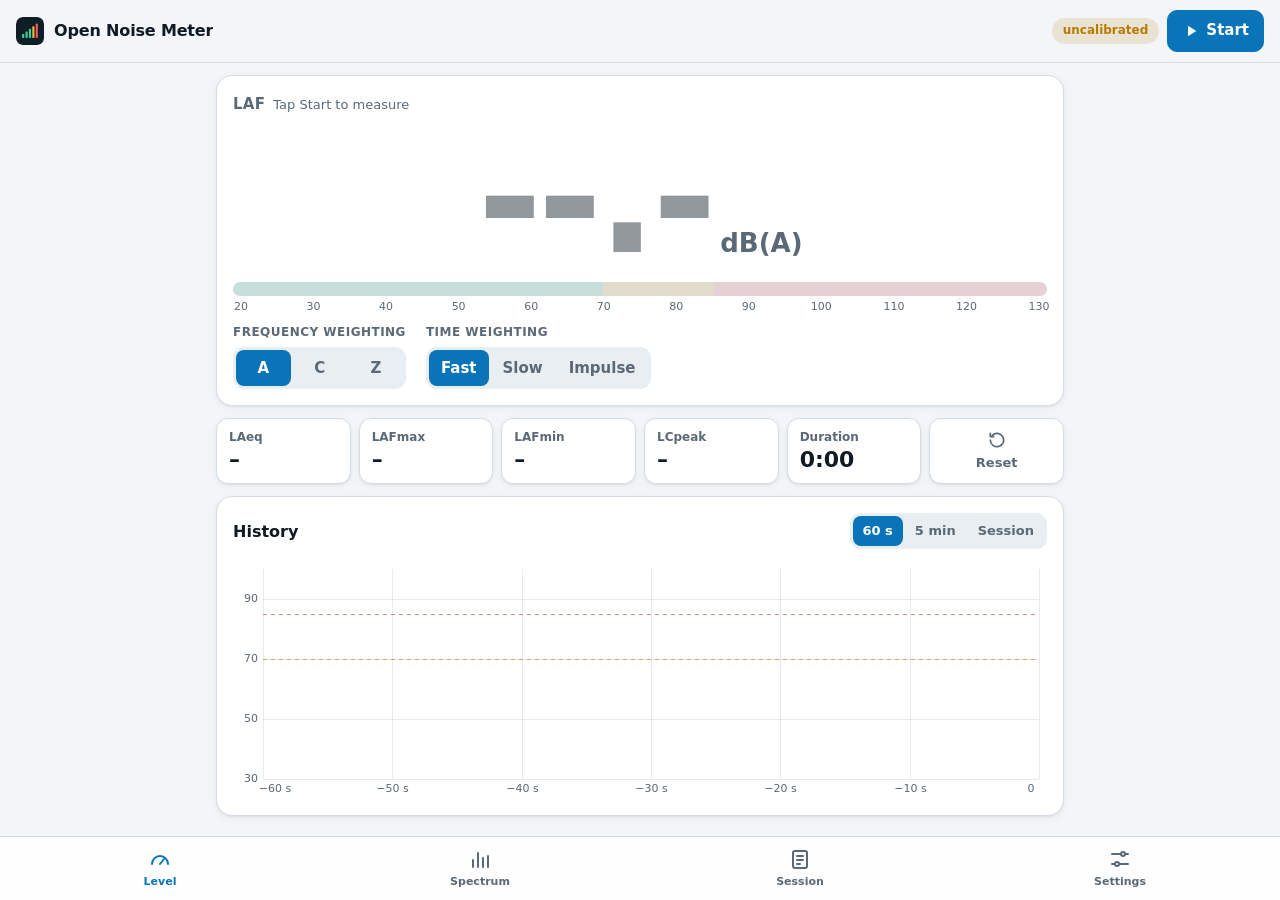
<file: index.html>
<!doctype html>
<html lang="de">
<head>
  <meta charset="utf-8">
  <meta name="viewport" content="width=device-width, initial-scale=1, viewport-fit=cover">
  <title>Open Noise Meter</title>
  <meta name="description" content="Freier Schallpegelmesser mit dB(A/C/Z), Leq, Spektrum und CSV-Export – Open Source, läuft im Browser.">
  <meta name="theme-color" content="#0b1117" media="(prefers-color-scheme: dark)">
  <meta name="theme-color" content="#f4f6f8" media="(prefers-color-scheme: light)">
  <meta name="color-scheme" content="light dark">
  <link rel="manifest" href="manifest.webmanifest">
  <link rel="icon" href="icons/icon.svg" type="image/svg+xml">
  <link rel="icon" href="icons/icon-192.png" type="image/png" sizes="192x192">
  <link rel="apple-touch-icon" href="icons/apple-touch-icon.png">
  <meta name="mobile-web-app-capable" content="yes">
  <meta name="apple-mobile-web-app-capable" content="yes">
  <meta name="apple-mobile-web-app-title" content="Noise Meter">
  <meta name="apple-mobile-web-app-status-bar-style" content="black-translucent">
  <link rel="stylesheet" href="css/style.css">
  <script type="module" src="js/app.js"></script>
</head>
<body>
  <header class="topbar">
    <div class="brand">
      <img src="icons/icon.svg" alt="" width="28" height="28">
      <span>Open Noise Meter</span>
    </div>
    <div class="topbar-actions">
      <button id="calib-badge" class="badge" type="button"></button>
      <button id="btn-start" class="btn btn-primary btn-start" type="button">
        <svg class="icon icon-play" viewBox="0 0 24 24" aria-hidden="true"><path d="M8 5v14l11-7z" /></svg>
        <svg class="icon icon-stop" viewBox="0 0 24 24" aria-hidden="true"><rect x="6" y="6" width="12" height="12" rx="2" /></svg>
        <span id="btn-start-label" data-i18n="start">Start</span>
      </button>
    </div>
  </header>

  <div id="banner" class="banner" role="alert" hidden>
    <span id="banner-text"></span>
    <button id="banner-close" class="banner-close" type="button" data-i18n-aria="close" aria-label="Schließen">×</button>
  </div>

  <main>
    <!-- Level meter -->
    <section id="view-meter" class="view" data-view="meter">
      <div class="card readout-card">
        <div class="readout-head">
          <span id="lvl-name" class="metric-name">LAF</span>
          <span id="demo-badge" class="badge badge-demo" hidden></span>
          <span id="state-hint" class="muted state-hint" data-i18n="tapStart">Tippe auf Start, um zu messen</span>
        </div>
        <div class="readout" aria-live="off">
          <span id="lvl-value" class="big-number">--,-</span>
          <span class="big-unit">dB(<span id="lvl-unit">A</span>)</span>
        </div>
        <div class="levelbar" id="levelbar" aria-hidden="true">
          <div class="levelbar-track">
            <div class="levelbar-fill"></div>
            <div class="levelbar-max"></div>
          </div>
          <div class="levelbar-scale"></div>
        </div>
        <div class="controls">
          <div class="control">
            <span class="control-label" data-i18n="frequencyWeighting">Frequenzbewertung</span>
            <div class="seg" id="seg-weighting" role="radiogroup">
              <button type="button" role="radio" data-value="A">A</button>
              <button type="button" role="radio" data-value="C">C</button>
              <button type="button" role="radio" data-value="Z">Z</button>
            </div>
          </div>
          <div class="control">
            <span class="control-label" data-i18n="timeWeighting">Zeitbewertung</span>
            <div class="seg" id="seg-time" role="radiogroup">
              <button type="button" role="radio" data-value="F" data-i18n="fast">Fast</button>
              <button type="button" role="radio" data-value="S" data-i18n="slow">Slow</button>
              <button type="button" role="radio" data-value="I" data-i18n="impulse">Impulse</button>
            </div>
          </div>
        </div>
      </div>

      <div class="stats">
        <div class="stat"><div class="stat-label" id="st-leq-label">LAeq</div><div class="stat-value" id="st-leq">–</div></div>
        <div class="stat"><div class="stat-label" id="st-max-label">LAFmax</div><div class="stat-value" id="st-max">–</div></div>
        <div class="stat"><div class="stat-label" id="st-min-label">LAFmin</div><div class="stat-value" id="st-min">–</div></div>
        <div class="stat"><div class="stat-label">LCpeak</div><div class="stat-value" id="st-peak">–</div></div>
        <div class="stat"><div class="stat-label" data-i18n="duration">Dauer</div><div class="stat-value" id="st-duration">0:00</div></div>
        <button id="btn-reset" class="stat stat-button" type="button">
          <svg class="icon" viewBox="0 0 24 24" aria-hidden="true"><path d="M4 12a8 8 0 1 0 2.4-5.7M4 4v4h4" /></svg>
          <span data-i18n="reset">Zurücksetzen</span>
        </button>
      </div>

      <div class="card chart-card">
        <div class="card-head">
          <h2 data-i18n="history">Verlauf</h2>
          <div class="seg seg-small" id="seg-range" role="radiogroup">
            <button type="button" role="radio" data-value="60">60 s</button>
            <button type="button" role="radio" data-value="300">5 min</button>
            <button type="button" role="radio" data-value="all" data-i18n="rangeAll">Messung</button>
          </div>
        </div>
        <canvas id="history-canvas" class="chart" role="img" data-i18n-aria="historyAria" aria-label="Pegelverlauf"></canvas>
      </div>
    </section>

    <!-- Spectrum -->
    <section id="view-spectrum" class="view" data-view="spectrum" hidden>
      <div class="card">
        <div class="card-head">
          <div class="seg" id="seg-spec" role="radiogroup">
            <button type="button" role="radio" data-value="fft">FFT</button>
            <button type="button" role="radio" data-value="bands" data-i18n="thirdOctave">Terz</button>
            <button type="button" role="radio" data-value="spectrogram" data-i18n="spectrogram">Spektrogramm</button>
          </div>
        </div>
        <div class="spec-readout">
          <span data-i18n="dominant">Dominante Frequenz</span>
          <strong id="spec-dom">–</strong>
        </div>
        <canvas id="spectrum-canvas" class="chart chart-tall" role="img" data-i18n-aria="spectrumAria" aria-label="Frequenzspektrum"></canvas>
        <div class="spec-options">
          <label class="check"><input type="checkbox" id="opt-specweight"> <span id="opt-specweight-label">dB(A) anwenden</span></label>
          <label class="check" id="opt-peakhold-wrap"><input type="checkbox" id="opt-peakhold"> <span data-i18n="peakHold">Peak-Hold</span></label>
          <button id="btn-peak-reset" class="btn btn-ghost btn-small" type="button" data-i18n="resetPeak">Peak zurücksetzen</button>
        </div>
        <p class="muted small" data-i18n="spectrumNote">Pegel pro Frequenzlinie bzw. Terzband. Tiefe Terzbänder sind durch die FFT-Auflösung nur grob.</p>
      </div>
    </section>

    <!-- Measurement -->
    <section id="view-session" class="view" data-view="session" hidden>
      <div class="card">
        <div class="card-head">
          <h2 data-i18n="currentMeasurement">Aktuelle Messung</h2>
          <span id="sess-status" class="muted"></span>
        </div>
        <dl class="summary" id="sess-summary"></dl>
        <div class="actions">
          <button id="btn-export" class="btn" type="button" data-i18n="exportCsv">CSV exportieren</button>
          <button id="btn-copy" class="btn" type="button" data-i18n="copySummary">Zusammenfassung kopieren</button>
          <button id="btn-save" class="btn btn-primary" type="button" data-i18n="save">Speichern</button>
          <button id="btn-new" class="btn btn-ghost" type="button" data-i18n="newMeasurement">Neue Messung</button>
        </div>
      </div>
      <div class="card">
        <h2 data-i18n="savedMeasurements">Gespeicherte Messungen</h2>
        <ul id="saved-list" class="saved-list"></ul>
        <p id="saved-empty" class="muted" data-i18n="noSaved">Noch keine gespeicherten Messungen.</p>
        <p class="muted small" data-i18n="savedNote">Gespeichert wird nur in diesem Browser auf diesem Gerät.</p>
      </div>
    </section>

    <!-- Settings -->
    <section id="view-settings" class="view" data-view="settings" hidden>
      <div class="card">
        <h2 data-i18n="calibration">Kalibrierung</h2>
        <p class="muted" data-i18n="calibrationIntro">Handy-Mikrofone unterscheiden sich um mehrere dB. Vergleiche einmal mit einem Referenz-Messgerät (oder einer kalibrierten App auf demselben Gerät) und übernimm den Wert.</p>
        <div class="field">
          <span class="field-label" data-i18n="offset">Offset</span>
          <div class="stepper">
            <button id="cal-minus" class="btn btn-small" type="button" aria-label="-0.5 dB">−</button>
            <output id="cal-offset" class="stepper-value">100,0 dB</output>
            <button id="cal-plus" class="btn btn-small" type="button" aria-label="+0.5 dB">+</button>
          </div>
        </div>
        <div class="field">
          <label class="field-label" for="cal-ref" data-i18n="referenceLevel">Referenzpegel</label>
          <div class="inline">
            <input id="cal-ref" class="input input-num" type="number" inputmode="decimal" step="0.1" min="20" max="140" value="94">
            <span id="cal-ref-unit" class="muted">dB(A)</span>
            <button id="cal-run" class="btn btn-primary" type="button" data-i18n="calibrateNow">5 s messen &amp; übernehmen</button>
          </div>
        </div>
        <div id="cal-progress" class="progress" hidden><div class="progress-fill"></div></div>
        <p id="cal-status" class="muted small"></p>
        <button id="cal-reset" class="btn btn-ghost btn-small" type="button" data-i18n="calibrationReset">Auf Standard zurücksetzen</button>
      </div>

      <div class="card">
        <h2 data-i18n="display">Anzeige</h2>
        <div class="field">
          <label class="field-label" for="set-lang" data-i18n="language">Sprache</label>
          <select id="set-lang" class="input">
            <option value="auto" data-i18n="auto">Automatisch</option>
            <option value="de">Deutsch</option>
            <option value="en">English</option>
          </select>
        </div>
        <div class="field">
          <label class="field-label" for="set-theme" data-i18n="theme">Design</label>
          <select id="set-theme" class="input">
            <option value="auto" data-i18n="auto">Automatisch</option>
            <option value="light" data-i18n="themeLight">Hell</option>
            <option value="dark" data-i18n="themeDark">Dunkel</option>
          </select>
        </div>
        <div class="field">
          <span class="field-label" data-i18n="thresholds">Farbschwellen</span>
          <div class="inline">
            <label class="inline-label"><span class="dot dot-warn"></span><span data-i18n="warnFrom">gelb ab</span>
              <input id="set-warn" class="input input-num" type="number" inputmode="numeric" min="30" max="130" step="1"></label>
            <label class="inline-label"><span class="dot dot-bad"></span><span data-i18n="dangerFrom">rot ab</span>
              <input id="set-danger" class="input input-num" type="number" inputmode="numeric" min="30" max="140" step="1"></label>
            <span class="muted">dB</span>
          </div>
        </div>
        <div class="field">
          <label class="field-label" for="set-fft" data-i18n="fftSize">FFT-Größe</label>
          <select id="set-fft" class="input">
            <option value="2048">2048</option>
            <option value="4096">4096</option>
            <option value="8192">8192</option>
            <option value="16384">16384</option>
            <option value="32768">32768</option>
          </select>
        </div>
        <div class="field">
          <label class="check"><input type="checkbox" id="set-wakelock"> <span data-i18n="keepAwake">Bildschirm während der Messung anlassen</span></label>
        </div>
      </div>

      <div class="card info" id="info">
        <h2 data-i18n="about">Über diese App</h2>
        <div data-i18n-html="infoBody"></div>
        <p class="muted small">
          <span data-i18n="version">Version</span> <span id="app-version"></span> ·
          <a id="repo-link" href="https://github.com/" target="_blank" rel="noopener">GitHub</a> ·
          <span data-i18n="license">MIT-Lizenz</span>
        </p>
      </div>
    </section>
  </main>

  <nav class="tabbar" role="tablist">
    <button type="button" role="tab" data-tab="meter">
      <svg class="icon" viewBox="0 0 24 24" aria-hidden="true"><path d="M4 17a8 8 0 1 1 16 0" /><path d="M12 17l4-5" /></svg>
      <span data-i18n="tabMeter">Pegel</span>
    </button>
    <button type="button" role="tab" data-tab="spectrum">
      <svg class="icon" viewBox="0 0 24 24" aria-hidden="true"><path d="M5 20v-7M10 20V6M15 20v-9M20 20V9" /></svg>
      <span data-i18n="tabSpectrum">Spektrum</span>
    </button>
    <button type="button" role="tab" data-tab="session">
      <svg class="icon" viewBox="0 0 24 24" aria-hidden="true"><rect x="5" y="4" width="14" height="17" rx="2" /><path d="M9 9h6M9 13h6M9 17h3" /></svg>
      <span data-i18n="tabSession">Messung</span>
    </button>
    <button type="button" role="tab" data-tab="settings">
      <svg class="icon" viewBox="0 0 24 24" aria-hidden="true"><path d="M4 7h9M17 7h3M4 17h3M11 17h9" /><circle cx="15" cy="7" r="2" /><circle cx="9" cy="17" r="2" /></svg>
      <span data-i18n="tabSettings">Einstellungen</span>
    </button>
  </nav>

  <div id="toast" class="toast" role="status" hidden></div>
</body>
</html>
</file>
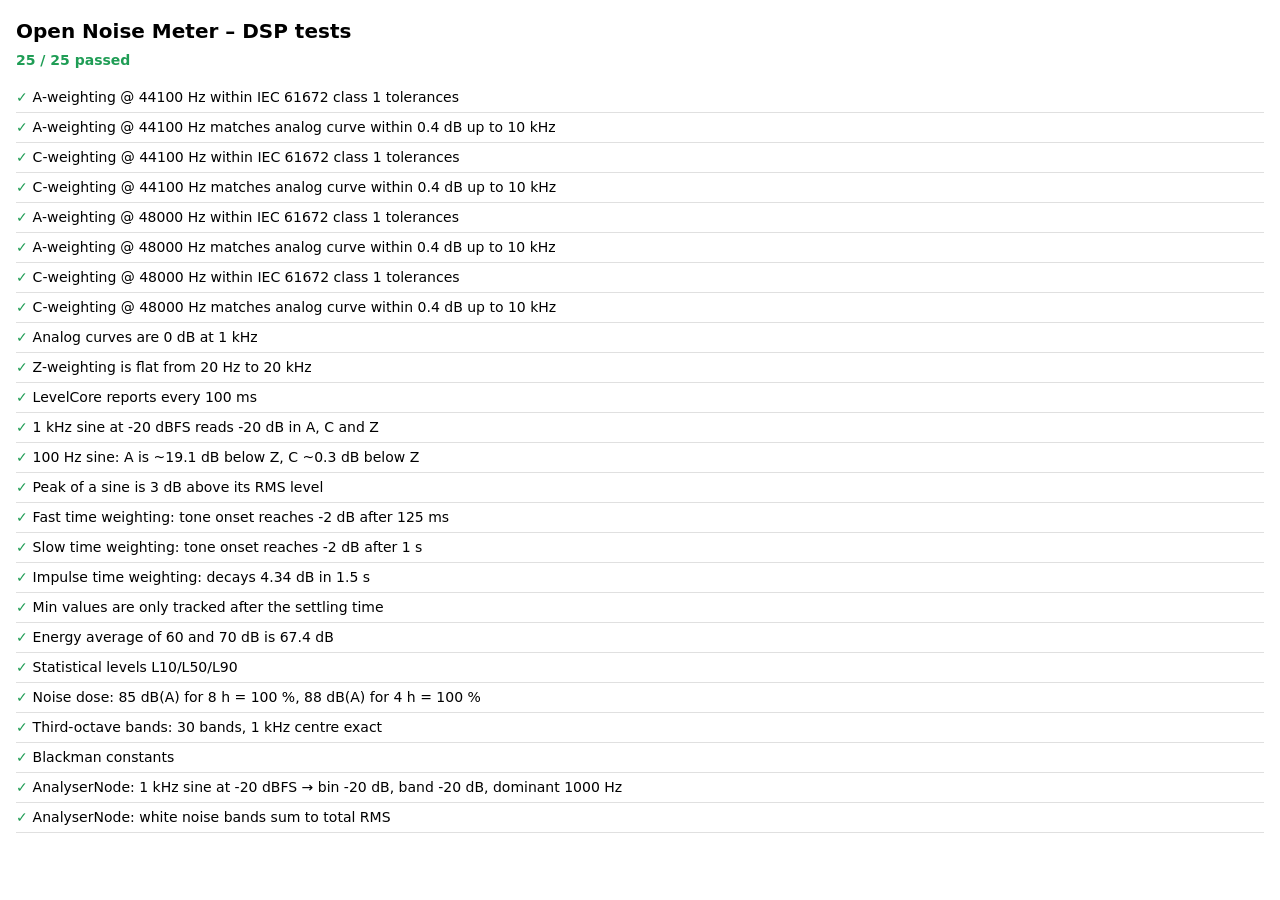
<file: tests/index.html>
<!doctype html>
<html lang="en">
<head>
  <meta charset="utf-8">
  <meta name="viewport" content="width=device-width, initial-scale=1">
  <title>Open Noise Meter – Tests</title>
  <style>
    :root { color-scheme: light dark; --ok: #1f9d55; --bad: #d64545; }
    body { font: 14px/1.5 system-ui, sans-serif; margin: 0; padding: 16px; background: Canvas; color: CanvasText; }
    h1 { font-size: 20px; margin: 0 0 4px; }
    #summary { font-weight: 600; margin-bottom: 12px; }
    #summary.ok { color: var(--ok); }
    #summary.bad { color: var(--bad); }
    ul { list-style: none; padding: 0; margin: 0; }
    li { padding: 4px 0; border-bottom: 1px solid color-mix(in srgb, CanvasText 12%, transparent); }
    li.pass::before { content: "✓ "; color: var(--ok); font-weight: 700; }
    li.fail::before { content: "✗ "; color: var(--bad); font-weight: 700; }
    li .detail { display: block; color: var(--bad); font-family: ui-monospace, monospace; font-size: 12px; white-space: pre-wrap; }
  </style>
</head>
<body>
  <h1>Open Noise Meter – DSP tests</h1>
  <div id="summary">Running…</div>
  <ul id="results"></ul>
  <script src="../js/worklet/level-processor.js"></script>
  <script type="module" src="./dsp.test.js"></script>
</body>
</html>
</file>
<file: css/style.css>
/* Open Noise Meter */

:root {
  --bg: #f3f5f7;
  --surface: #ffffff;
  --surface-2: #e9eef2;
  --border: #d5dde4;
  --grid: rgba(15, 26, 36, 0.09);
  --text: #0f1a24;
  --muted: #5a6977;
  --accent: #0a74b8;
  --accent-fill: rgba(10, 116, 184, 0.14);
  --on-accent: #ffffff;
  --ok: #138a5b;
  --warn: #b97a00;
  --bad: #cf3740;
  --shadow: 0 1px 2px rgba(15, 26, 36, 0.06), 0 2px 8px rgba(15, 26, 36, 0.05);
  --radius: 16px;
  --tabbar-h: 64px;
  --font: system-ui, -apple-system, "Segoe UI", Roboto, "Helvetica Neue", Arial, sans-serif;
  color-scheme: light;
}

@media (prefers-color-scheme: dark) {
  :root:not([data-theme="light"]) {
    --bg: #0b1117;
    --surface: #131c24;
    --surface-2: #1c2731;
    --border: #26333f;
    --grid: rgba(230, 237, 243, 0.08);
    --text: #e6edf3;
    --muted: #8d9caa;
    --accent: #4cbcf5;
    --accent-fill: rgba(76, 188, 245, 0.16);
    --on-accent: #06202f;
    --ok: #3ad08e;
    --warn: #f2b53a;
    --bad: #f25660;
    --shadow: none;
    color-scheme: dark;
  }
}

:root[data-theme="dark"] {
  --bg: #0b1117;
  --surface: #131c24;
  --surface-2: #1c2731;
  --border: #26333f;
  --grid: rgba(230, 237, 243, 0.08);
  --text: #e6edf3;
  --muted: #8d9caa;
  --accent: #4cbcf5;
  --accent-fill: rgba(76, 188, 245, 0.16);
  --on-accent: #06202f;
  --ok: #3ad08e;
  --warn: #f2b53a;
  --bad: #f25660;
  --shadow: none;
  color-scheme: dark;
}

*,
*::before,
*::after {
  box-sizing: border-box;
}

[hidden] {
  display: none !important;
}

html {
  -webkit-text-size-adjust: 100%;
  text-size-adjust: 100%;
}

body {
  margin: 0;
  min-height: 100vh;
  min-height: 100dvh;
  background: var(--bg);
  color: var(--text);
  font: 15px/1.45 var(--font);
  -webkit-font-smoothing: antialiased;
  -webkit-tap-highlight-color: transparent;
  padding-bottom: calc(var(--tabbar-h) + env(safe-area-inset-bottom) + 16px);
}

h2 {
  font-size: 16px;
  font-weight: 650;
  margin: 0 0 8px;
}

p {
  margin: 0 0 10px;
}

a {
  color: var(--accent);
}

code {
  font-family: ui-monospace, "SF Mono", Menlo, Consolas, monospace;
  font-size: 0.9em;
  background: var(--surface-2);
  padding: 1px 5px;
  border-radius: 5px;
  overflow-wrap: anywhere;
}

.muted {
  color: var(--muted);
}

.small {
  font-size: 13px;
}

.icon {
  width: 20px;
  height: 20px;
  flex: none;
  fill: none;
  stroke: currentColor;
  stroke-width: 2;
  stroke-linecap: round;
  stroke-linejoin: round;
}

:focus-visible {
  outline: 2px solid var(--accent);
  outline-offset: 2px;
}

/* ---------------------------------------------------------------- top bar */

.topbar {
  position: sticky;
  top: 0;
  z-index: 10;
  display: flex;
  align-items: center;
  justify-content: space-between;
  gap: 12px;
  padding: calc(env(safe-area-inset-top) + 10px) max(16px, env(safe-area-inset-right)) 10px max(16px, env(safe-area-inset-left));
  background: color-mix(in srgb, var(--bg) 88%, transparent);
  backdrop-filter: blur(14px);
  -webkit-backdrop-filter: blur(14px);
  border-bottom: 1px solid var(--border);
}

.brand {
  display: flex;
  align-items: center;
  gap: 10px;
  min-width: 0;
  font-weight: 700;
  font-size: 16px;
  letter-spacing: -0.01em;
}

.brand img {
  border-radius: 7px;
  flex: none;
}

.brand span {
  white-space: nowrap;
  overflow: hidden;
  text-overflow: ellipsis;
}

.topbar-actions {
  display: flex;
  align-items: center;
  gap: 8px;
  flex: none;
}

/* ---------------------------------------------------------------- buttons */

.btn {
  display: inline-flex;
  align-items: center;
  justify-content: center;
  gap: 6px;
  min-height: 40px;
  padding: 0 14px;
  border: 1px solid var(--border);
  border-radius: 10px;
  background: var(--surface);
  color: var(--text);
  font: inherit;
  font-weight: 600;
  cursor: pointer;
  touch-action: manipulation;
}

.btn:hover {
  background: var(--surface-2);
}

.btn:disabled {
  opacity: 0.5;
  cursor: default;
}

.btn-primary {
  background: var(--accent);
  border-color: var(--accent);
  color: var(--on-accent);
}

.btn-primary:hover {
  background: color-mix(in srgb, var(--accent) 88%, var(--text));
}

.btn-ghost {
  background: transparent;
}

.btn-small {
  min-height: 34px;
  padding: 0 10px;
  font-size: 14px;
}

.btn-start {
  min-width: 96px;
  min-height: 42px;
}

.btn-start .icon {
  width: 18px;
  height: 18px;
  fill: currentColor;
  stroke: none;
}

.btn-start[data-state="running"] {
  background: var(--bad);
  border-color: var(--bad);
  color: #fff;
}

.btn-start[data-state="running"] .icon-play,
.btn-start:not([data-state="running"]) .icon-stop {
  display: none;
}

.badge {
  display: inline-flex;
  align-items: center;
  min-height: 26px;
  padding: 0 10px;
  border-radius: 999px;
  border: 1px solid transparent;
  background: var(--surface-2);
  color: var(--muted);
  font: inherit;
  font-size: 12px;
  font-weight: 600;
  white-space: nowrap;
  cursor: pointer;
}

.badge[data-state="warn"] {
  color: var(--warn);
  background: color-mix(in srgb, var(--warn) 14%, transparent);
}

.badge[data-state="ok"] {
  color: var(--ok);
  background: color-mix(in srgb, var(--ok) 14%, transparent);
}

.badge[data-state="demo"],
.badge-demo {
  color: var(--accent);
  background: var(--accent-fill);
  cursor: default;
}

/* ---------------------------------------------------------------- banner, toast */

.banner {
  display: flex;
  align-items: flex-start;
  gap: 10px;
  max-width: 880px;
  margin: 12px auto 0;
  margin-inline: max(16px, calc((100% - 880px) / 2));
  padding: 12px 14px;
  border-radius: 12px;
  background: color-mix(in srgb, var(--bad) 13%, var(--surface));
  border: 1px solid color-mix(in srgb, var(--bad) 35%, transparent);
}

.banner span {
  flex: 1;
}

.banner-close {
  border: 0;
  background: none;
  color: inherit;
  font-size: 22px;
  line-height: 1;
  cursor: pointer;
  padding: 0 4px;
}

.toast {
  position: fixed;
  left: 50%;
  bottom: calc(var(--tabbar-h) + env(safe-area-inset-bottom) + 16px);
  transform: translateX(-50%);
  z-index: 30;
  max-width: calc(100% - 32px);
  padding: 10px 16px;
  border-radius: 12px;
  background: var(--text);
  color: var(--bg);
  font-weight: 600;
  font-size: 14px;
  box-shadow: 0 6px 24px rgba(0, 0, 0, 0.25);
}

/* ---------------------------------------------------------------- layout */

main {
  max-width: 880px;
  margin: 0 auto;
  padding: 12px max(16px, env(safe-area-inset-right)) 0 max(16px, env(safe-area-inset-left));
}

.view {
  display: flex;
  flex-direction: column;
  gap: 12px;
}

.card {
  background: var(--surface);
  border: 1px solid var(--border);
  border-radius: var(--radius);
  padding: 16px;
  box-shadow: var(--shadow);
  min-width: 0;
}

.card-head {
  display: flex;
  align-items: center;
  justify-content: space-between;
  gap: 10px;
  flex-wrap: wrap;
  margin-bottom: 10px;
}

.card-head h2 {
  margin: 0;
}

/* ---------------------------------------------------------------- readout */

.readout-head {
  display: flex;
  align-items: center;
  gap: 8px;
  min-height: 26px;
  flex-wrap: wrap;
}

.metric-name {
  font-weight: 700;
  font-size: 15px;
  color: var(--muted);
  letter-spacing: 0.02em;
}

.state-hint {
  font-size: 13px;
}

.readout {
  display: flex;
  align-items: baseline;
  justify-content: center;
  gap: 8px;
  margin: 2px 0 6px;
  font-variant-numeric: tabular-nums;
}

.big-number {
  font-size: clamp(72px, 25vw, 156px);
  font-weight: 700;
  line-height: 1;
  letter-spacing: -0.03em;
  color: var(--text);
  transition: color 0.2s;
}

.big-unit {
  font-size: clamp(18px, 5vw, 26px);
  font-weight: 600;
  color: var(--muted);
}

.readout-card[data-zone="ok"] .big-number { color: var(--ok); }
.readout-card[data-zone="warn"] .big-number { color: var(--warn); }
.readout-card[data-zone="bad"] .big-number { color: var(--bad); }
.readout-card.stale .big-number { opacity: 0.45; }

/* ---------------------------------------------------------------- level bar */

.levelbar {
  --level: 0%;
  --warn-pos: 45%;
  --bad-pos: 59%;
  margin: 4px 0 6px;
}

.levelbar-track {
  position: relative;
  height: 14px;
  border-radius: 7px;
  background: var(--surface-2);
  overflow: hidden;
}

.levelbar-track::before,
.levelbar-fill {
  content: "";
  position: absolute;
  inset: 0;
  background: linear-gradient(to right,
      var(--ok) 0 var(--warn-pos),
      var(--warn) var(--warn-pos) var(--bad-pos),
      var(--bad) var(--bad-pos) 100%);
}

.levelbar-track::before {
  opacity: 0.16;
}

.levelbar-fill {
  clip-path: inset(0 calc(100% - var(--level)) 0 0);
  transition: clip-path 0.1s linear;
}

.levelbar-max {
  position: absolute;
  top: 0;
  bottom: 0;
  width: 2px;
  margin-left: -1px;
  background: var(--text);
  opacity: 0.8;
}

.levelbar-scale {
  position: relative;
  height: 18px;
  margin: 0 8px;
  font-size: 11px;
  color: var(--muted);
  font-variant-numeric: tabular-nums;
}

.levelbar-scale span {
  position: absolute;
  top: 3px;
  transform: translateX(-50%);
}

.levelbar-scale span.minor {
  display: none;
}

/* ---------------------------------------------------------------- segmented controls */

.controls {
  display: flex;
  flex-wrap: wrap;
  gap: 12px 20px;
  margin-top: 10px;
}

.control {
  display: flex;
  flex-direction: column;
  gap: 6px;
  min-width: 0;
}

.control-label {
  font-size: 12px;
  font-weight: 600;
  color: var(--muted);
  text-transform: uppercase;
  letter-spacing: 0.04em;
}

.seg {
  display: inline-flex;
  gap: 2px;
  padding: 3px;
  border-radius: 11px;
  background: var(--surface-2);
  max-width: 100%;
}

.seg button {
  flex: 1 1 auto;
  min-width: 44px;
  min-height: 36px;
  padding: 0 12px;
  border: 0;
  border-radius: 8px;
  background: transparent;
  color: var(--muted);
  font: inherit;
  font-weight: 650;
  cursor: pointer;
  touch-action: manipulation;
  white-space: nowrap;
}

.seg button[aria-checked="true"] {
  background: var(--accent);
  color: var(--on-accent);
}

.seg-small button {
  min-height: 30px;
  min-width: 0;
  padding: 0 10px;
  font-size: 13px;
}

/* ---------------------------------------------------------------- stats */

.stats {
  display: grid;
  grid-template-columns: repeat(3, minmax(0, 1fr));
  gap: 8px;
}

.stat {
  background: var(--surface);
  border: 1px solid var(--border);
  border-radius: 12px;
  padding: 10px 12px;
  min-width: 0;
  box-shadow: var(--shadow);
}

.stat-label {
  font-size: 12px;
  font-weight: 600;
  color: var(--muted);
  white-space: nowrap;
  overflow: hidden;
  text-overflow: ellipsis;
}

.stat-value {
  font-size: 22px;
  font-weight: 650;
  font-variant-numeric: tabular-nums;
  line-height: 1.2;
}

.stat-button {
  display: flex;
  flex-direction: column;
  align-items: center;
  justify-content: center;
  gap: 4px;
  color: var(--muted);
  font: inherit;
  font-size: 13px;
  font-weight: 600;
  cursor: pointer;
}

.stat-button:hover {
  color: var(--text);
  background: var(--surface-2);
}

/* ---------------------------------------------------------------- charts */

.chart {
  display: block;
  width: 100%;
  height: 200px;
}

.chart-tall {
  height: clamp(260px, 52vh, 440px);
}

.spec-readout {
  display: flex;
  flex-wrap: wrap;
  gap: 4px 8px;
  align-items: baseline;
  margin-bottom: 8px;
  color: var(--muted);
  font-size: 14px;
}

.spec-readout strong {
  color: var(--text);
  font-variant-numeric: tabular-nums;
}

.spec-options {
  display: flex;
  flex-wrap: wrap;
  align-items: center;
  gap: 8px 18px;
  margin: 12px 0 8px;
}

/* ---------------------------------------------------------------- session */

.summary {
  display: grid;
  grid-template-columns: repeat(2, minmax(0, 1fr));
  gap: 10px 16px;
  margin: 0 0 14px;
}

.summary div {
  min-width: 0;
  border-bottom: 1px solid var(--border);
  padding-bottom: 6px;
}

.summary dt {
  font-size: 12px;
  font-weight: 600;
  color: var(--muted);
}

.summary dd {
  margin: 0;
  font-size: 17px;
  font-weight: 600;
  font-variant-numeric: tabular-nums;
  overflow-wrap: anywhere;
}

.actions {
  display: flex;
  flex-wrap: wrap;
  gap: 8px;
}

.saved-list {
  list-style: none;
  margin: 0 0 8px;
  padding: 0;
}

.saved-list li {
  display: flex;
  align-items: center;
  justify-content: space-between;
  gap: 10px;
  flex-wrap: wrap;
  padding: 10px 0;
  border-bottom: 1px solid var(--border);
}

.saved-info {
  display: flex;
  flex-direction: column;
  min-width: 0;
}

.saved-actions {
  display: flex;
  gap: 6px;
}

/* ---------------------------------------------------------------- settings */

.field {
  display: flex;
  flex-direction: column;
  gap: 6px;
  margin: 14px 0;
}

.field-label {
  font-size: 13px;
  font-weight: 600;
  color: var(--muted);
}

.inline {
  display: flex;
  flex-wrap: wrap;
  align-items: center;
  gap: 8px 12px;
}

.inline-label {
  display: inline-flex;
  align-items: center;
  gap: 6px;
}

.input {
  min-height: 40px;
  padding: 0 10px;
  border: 1px solid var(--border);
  border-radius: 10px;
  background: var(--surface-2);
  color: var(--text);
  font: inherit;
  font-size: 16px; /* avoids iOS zoom on focus */
  max-width: 100%;
}

select.input {
  width: min(100%, 260px);
}

.input-num {
  width: 84px;
  font-variant-numeric: tabular-nums;
}

.stepper {
  display: flex;
  align-items: center;
  gap: 10px;
}

.stepper .btn {
  width: 44px;
  font-size: 20px;
}

.stepper-value {
  min-width: 92px;
  text-align: center;
  font-size: 20px;
  font-weight: 650;
  font-variant-numeric: tabular-nums;
}

.check {
  display: inline-flex;
  align-items: center;
  gap: 8px;
  cursor: pointer;
}

.check input {
  width: 20px;
  height: 20px;
  accent-color: var(--accent);
  flex: none;
}

.dot {
  display: inline-block;
  width: 10px;
  height: 10px;
  border-radius: 50%;
}

.dot-warn { background: var(--warn); }
.dot-bad { background: var(--bad); }

.progress {
  height: 6px;
  border-radius: 3px;
  background: var(--surface-2);
  overflow: hidden;
  margin: 4px 0 8px;
}

.progress-fill {
  width: 0;
  height: 100%;
  background: var(--accent);
  transition: width 0.1s linear;
}

.info dl.glossary {
  margin: 8px 0 12px;
}

.info dt {
  font-weight: 650;
  margin-top: 10px;
}

.info dd {
  margin: 2px 0 0;
  color: var(--muted);
}

/* ---------------------------------------------------------------- tab bar */

.tabbar {
  position: fixed;
  left: 0;
  right: 0;
  bottom: 0;
  z-index: 20;
  display: grid;
  grid-template-columns: repeat(4, 1fr);
  min-height: calc(var(--tabbar-h) + env(safe-area-inset-bottom));
  padding: 0 env(safe-area-inset-right) env(safe-area-inset-bottom) env(safe-area-inset-left);
  background: color-mix(in srgb, var(--surface) 90%, transparent);
  backdrop-filter: blur(14px);
  -webkit-backdrop-filter: blur(14px);
  border-top: 1px solid var(--border);
}

.tabbar button {
  display: flex;
  flex-direction: column;
  align-items: center;
  justify-content: center;
  gap: 3px;
  min-width: 0;
  border: 0;
  background: none;
  color: var(--muted);
  font: inherit;
  font-size: 11px;
  font-weight: 600;
  cursor: pointer;
  touch-action: manipulation;
}

.tabbar button span {
  max-width: 100%;
  overflow: hidden;
  text-overflow: ellipsis;
  white-space: nowrap;
}

.tabbar .icon {
  width: 24px;
  height: 24px;
}

.tabbar button[aria-selected="true"] {
  color: var(--accent);
}

/* ---------------------------------------------------------------- wider screens */

@media (min-width: 640px) {
  .stats {
    grid-template-columns: repeat(6, minmax(0, 1fr));
  }

  .summary {
    grid-template-columns: repeat(3, minmax(0, 1fr));
  }

  .levelbar-scale span.minor {
    display: inline;
  }

  .chart {
    height: 240px;
  }

  .chart-tall {
    height: clamp(300px, 55vh, 460px);
  }
}

@media (min-width: 900px) {
  .summary {
    grid-template-columns: repeat(4, minmax(0, 1fr));
  }
}

@media (max-width: 380px) {
  .brand span {
    display: none;
  }

  .seg button {
    padding: 0 9px;
  }
}

@media (prefers-reduced-motion: reduce) {
  .levelbar-fill,
  .progress-fill,
  .big-number {
    transition: none;
  }
}
</file>
